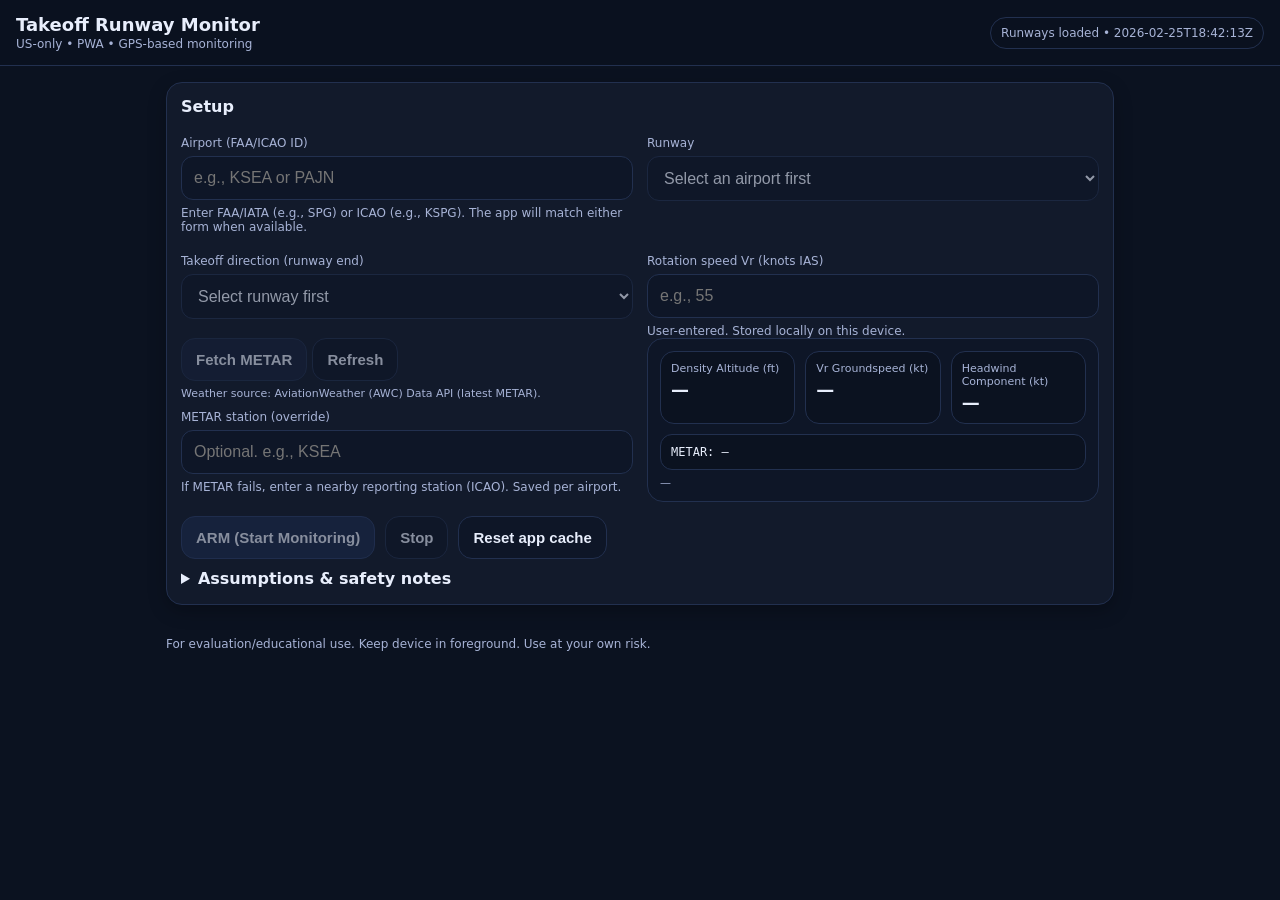
<file: index.html>
<!doctype html>
<html lang="en">
<head>
  <meta charset="utf-8" />
  <meta name="viewport" content="width=device-width, initial-scale=1, viewport-fit=cover" />
  <meta name="theme-color" content="#0b1220" />
  <title>Takeoff Runway Monitor (PWA)</title>
  <link rel="manifest" href="manifest.webmanifest" />
  <link rel="stylesheet" href="styles.css" />
</head>
<body>
  <header>
    <div class="title">
      <h1>Takeoff Runway Monitor</h1>
      <div class="sub">US-only • PWA • GPS-based monitoring</div>
    </div>
    <div class="pill" id="dataVersion">Loading runway dataset…</div>
  </header>

  <main>
    <section class="card" id="setupCard">
      <h2>Setup</h2>

      <div class="grid2">
        <div>
          <label for="airportInput">Airport (FAA/ICAO ID)</label>
          <input id="airportInput" type="text" placeholder="e.g., KSEA or PAJN" autocomplete="off" />
          <div class="hint" id="airportHint">Type an airport ID (e.g., SPG or KSPG). City/state search is supported after dataset loads.</div>
          <div class="results" id="airportResults" aria-live="polite"></div>
        </div>

        <div>
          <label for="runwaySelect">Runway</label>
          <select id="runwaySelect" disabled>
            <option value="">Select an airport first</option>
          </select>
          <div class="hint" id="runwayHint"></div>
        </div>
      </div>

      <div class="grid2">
        <div>
          <label for="endSelect">Takeoff direction (runway end)</label>
          <select id="endSelect" disabled>
            <option value="">Select runway first</option>
          </select>
          <div class="hint" id="endHint"></div>
        </div>

        <div>
          <label for="vrInput">Rotation speed Vr (knots IAS)</label>
          <input id="vrInput" type="number" min="20" max="250" step="1" placeholder="e.g., 55" />
          <div class="hint">User-entered. Stored locally on this device.</div>
        </div>
      </div>

      <div class="grid2">
        <div>
          <button id="fetchMetarBtn" class="btn" disabled>Fetch METAR</button>
          <button id="refreshMetarBtn" class="btn btn-secondary" disabled>Refresh</button>
          <div class="hint small">Weather source: AviationWeather (AWC) Data API (latest METAR).</div>
        <div>
          <label for="metarStationInput">METAR station (override)</label>
          <input id="metarStationInput" type="text" placeholder="Optional. e.g., KSEA" autocomplete="off" />
          <div class="hint">If METAR fails, enter a nearby reporting station (ICAO). Saved per airport.</div>
        </div>

        </div>
      <div class="metarBox">
          <div class="metarTop">
            <div class="kpi">
              <div class="kpiLabel">Density Altitude (ft)</div>
              <div class="kpiValue" id="daValue">—</div>
            </div>
            <div class="kpi">
              <div class="kpiLabel">Vr Groundspeed (kt)</div>
              <div class="kpiValue" id="vrGsValue">—</div>
            </div>
            <div class="kpi">
              <div class="kpiLabel">Headwind Component (kt)</div>
              <div class="kpiValue" id="hwValue">—</div>
            </div>
          </div>
          <div class="metarRaw" id="metarRaw">METAR: —</div>
          <div class="hint small" id="metarMeta">—</div>
        </div>
      </div>

      <div class="row">
        <button id="armBtn" class="btn btn-arm" disabled>ARM (Start Monitoring)</button>
        <button id="stopBtn" class="btn btn-secondary" disabled>Stop</button>
        <button id="resetBtn" class="btn btn-secondary">Reset app cache</button>
      </div>

      <details class="disclosure">
        <summary>Assumptions & safety notes</summary>
        <ul>
          <li>This tool is decision support only. It does not replace POH/AFM performance data or pilot judgment.</li>
          <li>Runway length is calculated from runway-end coordinates. Field elevation is estimated from runway-end elevations (median).</li>
          <li>Wind and runway headings are treated as true. No magnetic correction is applied.</li>
          <li>Monitoring is GPS-based; update rates vary by device and conditions. Keep the app in the foreground.</li>
        </ul>
      </details>
    </section>

    <section class="card hidden" id="monitorCard">
      <h2>Monitor</h2>

      <div class="statusBar" id="statusBar">
        <div class="statusText" id="statusText">READY</div>
        <div class="statusSub" id="statusSub">Press ARM when lined up.</div>
      </div>

      <div class="grid3">
        <div class="kpi big">
          <div class="kpiLabel">Runway remaining</div>
          <div class="kpiValue" id="remainValue">—</div>
        </div>
        <div class="kpi big">
          <div class="kpiLabel">Groundspeed</div>
          <div class="kpiValue" id="gsValue">—</div>
        </div>
        <div class="kpi big">
          <div class="kpiLabel">Pred. distance to Vr</div>
          <div class="kpiValue" id="predValue">—</div>
        </div>
      </div>

      <div class="grid2">
        <div class="monoBox">
          <div><span class="monoK">Airport:</span> <span id="mAirport">—</span></div>
          <div><span class="monoK">Runway:</span> <span id="mRunway">—</span></div>
          <div><span class="monoK">Takeoff end:</span> <span id="mEnd">—</span></div>
          <div><span class="monoK">Vr GS target:</span> <span id="mVrGs">—</span></div>
          <div><span class="monoK">Buffer:</span> <span id="mBuffer">—</span></div>
        </div>
        <div class="monoBox">
          <div><span class="monoK">GPS status:</span> <span id="gpsStatus">—</span></div>
          <div><span class="monoK">Updates:</span> <span id="gpsHz">—</span></div>
          <div><span class="monoK">Accel est. (smoothed):</span> <span id="accelValue">—</span></div>
          <div><span class="monoK">METAR time:</span> <span id="mMetarTime">—</span></div>
          <div><span class="monoK">METAR station:</span> <span id="mMetarStation">—</span></div>
        </div>
      </div>

      <div class="row">
        <button id="backBtn" class="btn btn-secondary">Back to setup</button>
      </div>
    </section>
  </main>

  <footer>
    <div>For evaluation/educational use. Keep device in foreground. Use at your own risk.</div>
  </footer>

  <script src="app.js"></script>
</body>
</html>
</file>
<file: styles.css>
/* Minimal, high-contrast, cockpit-friendly */
:root{
  --bg:#0b1220;
  --card:#121a2b;
  --ink:#e8eefc;
  --muted:#a7b3d6;
  --line:#22304f;
  --green:#1db954;
  --amber:#f0b429;
  --red:#e11d48;
}

*{box-sizing:border-box}
html,body{margin:0;padding:0;background:var(--bg);color:var(--ink);font-family:system-ui,-apple-system,Segoe UI,Roboto,Helvetica,Arial,sans-serif}
header{display:flex;gap:12px;align-items:center;justify-content:space-between;padding:14px 16px;border-bottom:1px solid var(--line);position:sticky;top:0;background:rgba(11,18,32,.95);backdrop-filter:blur(8px);z-index:10}
h1{font-size:18px;margin:0}
.sub{font-size:12px;color:var(--muted);margin-top:2px}
.pill{font-size:12px;color:var(--muted);border:1px solid var(--line);padding:8px 10px;border-radius:999px;white-space:nowrap}
main{max-width:980px;margin:0 auto;padding:16px}
.card{background:var(--card);border:1px solid var(--line);border-radius:16px;padding:14px 14px 16px;margin-bottom:16px;box-shadow:0 6px 18px rgba(0,0,0,.25)}
h2{font-size:16px;margin:0 0 10px 0}
label{display:block;font-size:12px;color:var(--muted);margin:10px 0 6px}
input,select{width:100%;padding:12px 12px;border-radius:12px;border:1px solid var(--line);background:#0e1627;color:var(--ink);font-size:16px}
select:disabled,input:disabled{opacity:.6}
.hint{font-size:12px;color:var(--muted);margin-top:6px}
.hint.small{font-size:11px}
.grid2{display:grid;grid-template-columns:1fr;gap:14px}
.grid3{display:grid;grid-template-columns:1fr;gap:14px}
@media (min-width:820px){
  .grid2{grid-template-columns:1fr 1fr}
  .grid3{grid-template-columns:1fr 1fr 1fr}
}
.row{display:flex;gap:10px;flex-wrap:wrap;margin-top:14px}
.btn{appearance:none;border:1px solid var(--line);background:#16213a;color:var(--ink);padding:12px 14px;border-radius:14px;font-size:15px;font-weight:650;cursor:pointer}
.btn:disabled{opacity:.55;cursor:not-allowed}
.btn-secondary{background:#0e1627}
.btn-arm{background:#1b2a4b;border-color:#2b3e69}
.btn-arm.ready{border-color:rgba(29,185,84,.8);box-shadow:0 0 0 3px rgba(29,185,84,.15) inset}
.results{margin-top:10px}
.resultItem{padding:10px 10px;border:1px solid var(--line);border-radius:12px;background:#0e1627;margin-bottom:8px;cursor:pointer}
.resultItem:hover{border-color:#3a538a}
.metarBox{border:1px solid var(--line);border-radius:16px;padding:12px;background:#0e1627}
.metarTop{display:grid;grid-template-columns:1fr 1fr 1fr;gap:10px}
.kpi{border:1px solid var(--line);border-radius:14px;padding:10px;background:#0b1220}
.kpiLabel{font-size:11px;color:var(--muted)}
.kpiValue{font-size:18px;font-weight:800;margin-top:4px}
.kpi.big .kpiValue{font-size:24px}
.metarRaw{margin-top:10px;font-family:ui-monospace,SFMono-Regular,Menlo,Monaco,Consolas,monospace;font-size:12px;color:var(--ink);padding:10px;border-radius:12px;background:#0b1220;border:1px solid var(--line);overflow:auto}
.statusBar{border-radius:18px;padding:16px;border:1px solid var(--line);background:#0e1627;margin-bottom:14px}
.statusText{font-size:22px;font-weight:900;letter-spacing:.3px}
.statusSub{font-size:12px;color:var(--muted);margin-top:4px}
.status-green{background:rgba(29,185,84,.12);border-color:rgba(29,185,84,.5)}
.status-amber{background:rgba(240,180,41,.12);border-color:rgba(240,180,41,.6)}
.status-red{background:rgba(225,29,72,.16);border-color:rgba(225,29,72,.6)}
.monoBox{border:1px solid var(--line);border-radius:16px;padding:12px;background:#0e1627;font-family:ui-monospace,SFMono-Regular,Menlo,Monaco,Consolas,monospace;font-size:12px;color:var(--ink);line-height:1.45}
.monoK{color:var(--muted)}
.hidden{display:none}
footer{max-width:980px;margin:0 auto;padding:0 16px 18px;color:var(--muted);font-size:12px}
.disclosure{margin-top:10px}
.disclosure summary{cursor:pointer;color:var(--ink);font-weight:650}
.disclosure ul{margin:10px 0 0 18px;color:var(--muted);font-size:12px;line-height:1.45}
</file>
